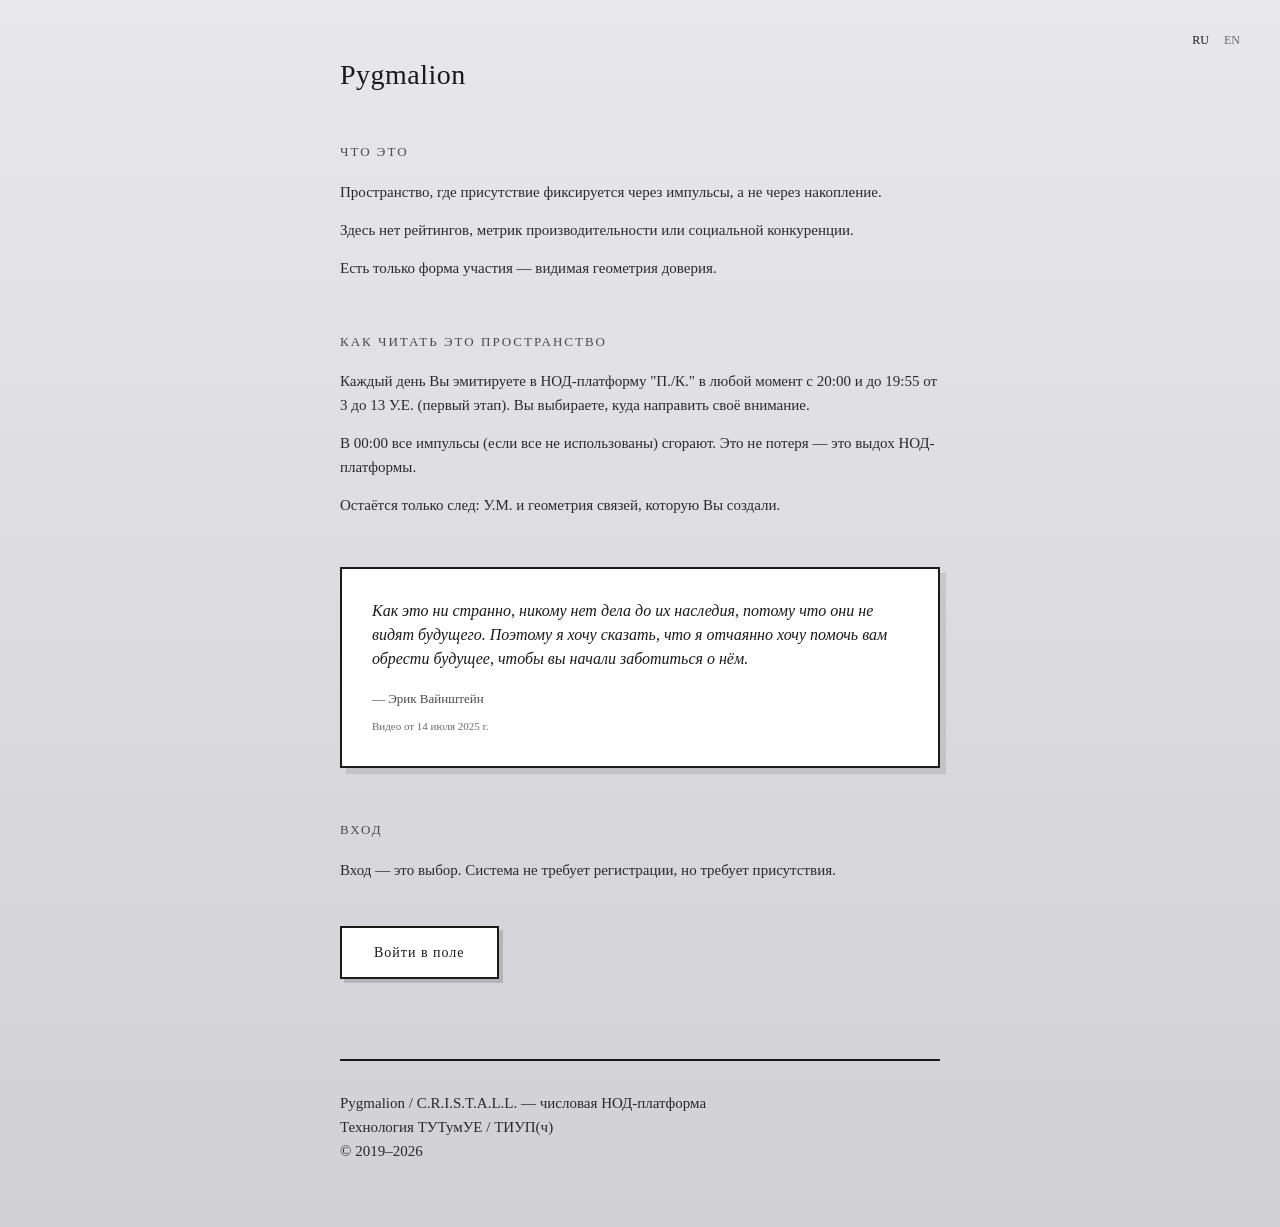
<file: index.html>
<!DOCTYPE html>
<html lang="ru">
<head>
  <meta charset="UTF-8">
  <meta name="viewport" content="width=device-width, initial-scale=1.0">
  <title>Pygmalion — Пространство присутствия</title>
  <script src="i18n/i18n.js"></script>
  <style>
    * { margin: 0; padding: 0; box-sizing: border-box; }

    body {
      background: linear-gradient(180deg, #e8e8ea 0%, #d0d0d5 100%);
      color: #1a1a1a;
      font-family: 'Georgia', serif;
      line-height: 1.8;
      overflow-x: hidden;
    }

    .container {
      max-width: 680px;
      margin: 0 auto;
      padding: 50px 40px;
    }

    h1 {
      font-size: 28px;
      font-weight: 300;
      color: #1a1a1a;
      margin-bottom: 40px;
      letter-spacing: 0.5px;
    }

    .section {
      margin-bottom: 50px;
    }

    .section-title {
      font-size: 13px;
      text-transform: uppercase;
      letter-spacing: 2px;
      color: #4a4a4a;
      margin-bottom: 16px;
    }

    p {
      font-size: 15px;
      margin-bottom: 14px;
      color: #2a2a2a;
      line-height: 1.6;
    }

    .entry-point {
      display: inline-block;
      margin-top: 30px;
      padding: 12px 32px;
      background: #ffffff;
      border: 2px solid #1a1a1a;
      color: #1a1a1a;
      text-decoration: none;
      font-size: 14px;
      letter-spacing: 1px;
      transition: all 0.3s ease;
      box-shadow: 4px 4px 0px rgba(0,0,0,0.15);
    }

    .entry-point:hover {
      background: #f5f5f5;
      box-shadow: 6px 6px 0px rgba(0,0,0,0.2);
      transform: translate(-2px, -2px);
    }

    .lang-switch {
      position: fixed;
      top: 30px;
      right: 40px;
      font-size: 12px;
      color: #6a6a6a;
    }

    .lang-switch a {
      color: #6a6a6a;
      text-decoration: none;
      margin-left: 12px;
      transition: color 0.3s ease;
    }

    .lang-switch a:hover,
    .lang-switch a.active {
      color: #1a1a1a;
    }

    .quote {
      margin: 50px 0;
      padding: 30px;
      background: #ffffff;
      border: 2px solid #1a1a1a;
      box-shadow: 6px 6px 0px rgba(0,0,0,0.1);
    }

    .quote blockquote {
      font-size: 16px;
      font-style: italic;
      color: #1a1a1a;
      margin-bottom: 16px;
      line-height: 1.5;
    }

    .quote cite {
      display: block;
      font-size: 13px;
      color: #4a4a4a;
      font-style: normal;
      margin-top: 12px;
    }

    .quote .source {
      font-size: 11px;
      color: #6a6a6a;
      margin-top: 6px;
    }

    .footnote {
      margin-top: 80px;
      padding-top: 30px;
      border-top: 2px solid #1a1a1a;
      font-size: 11px;
      color: #6a6a6a;
      line-height: 1.6;
    }

    @media (max-width: 768px) {
      .container {
        padding: 60px 24px;
      }
      h1 {
        font-size: 24px;
      }
      .lang-switch {
        top: 20px;
        right: 24px;
      }
    }
  </style>
</head>
<body>

<div class="lang-switch">
  <a href="#" class="active" data-lang="ru">RU</a>
  <a href="#" data-lang="en">EN</a>
</div>

<div class="container">
  <h1 data-i18n="landing.title">Pygmalion</h1>

  <div class="section">
    <div class="section-title" data-i18n="landing.what_is">Что это</div>
    <p data-i18n="landing.what_is_text_1">
      Пространство, где присутствие фиксируется через импульсы, а не через накопление.
    </p>
    <p data-i18n="landing.what_is_text_2">
      Здесь нет рейтингов, метрик производительности или социальной конкуренции.
    </p>
    <p data-i18n="landing.what_is_text_3">
      Есть только форма участия — видимая геометрия доверия.
    </p>
  </div>

  <div class="section">
    <div class="section-title" data-i18n="landing.how_to_read">Как читать это пространство</div>
    <p data-i18n="landing.how_to_read_text_1">
      Каждый день система эмитирует 6 импульсов (У.Е.). Вы выбираете, куда направить своё внимание.
    </p>
    <p data-i18n="landing.how_to_read_text_2">
      В полночь UTC все импульсы сгорают. Это не потеря — это выдох системы.
    </p>
    <p data-i18n="landing.how_to_read_text_3">
      Остаётся только след — геометрия связей, которую вы создали.
    </p>
  </div>

  <div class="quote">
    <blockquote data-i18n="landing.quote_text">
      "Как это ни странно, никому нет дела до их наследия, потому что они не видят будущего. Поэтому я хочу сказать, что я отчаянно хочу помочь вам обрести будущее, чтобы вы начали заботиться о нём."
    </blockquote>
    <cite data-i18n="landing.quote_author">— Эрик Вайнштейн</cite>
    <div class="source" data-i18n="landing.quote_source">Видео от 14 июля 2025 г.</div>
  </div>

  <div class="section">
    <div class="section-title" data-i18n="landing.entry">Вход</div>
    <p data-i18n="landing.entry_text">
      Вход — это выбор. Система не требует регистрации, но требует присутствия.
    </p>
    <a href="frontend/threshold.html" class="entry-point" data-i18n="landing.enter_field">Войти в поле</a>
  </div>

  <div class="footnote">
    <p data-i18n="landing.footer" data-i18n-html="true">
      Pygmalion / C.R.I.S.T.A.L.L. — числовая НОД-платформа<br>
      Технология ТУТумУЕ / ТИУП(ч)<br>
      © 2017–2026
    </p>
  </div>
</div>

<script>
// Инициализация i18n при загрузке страницы
window.addEventListener('DOMContentLoaded', () => {
  window.i18n.init();
});
</script>

</body>
</html>
</file>
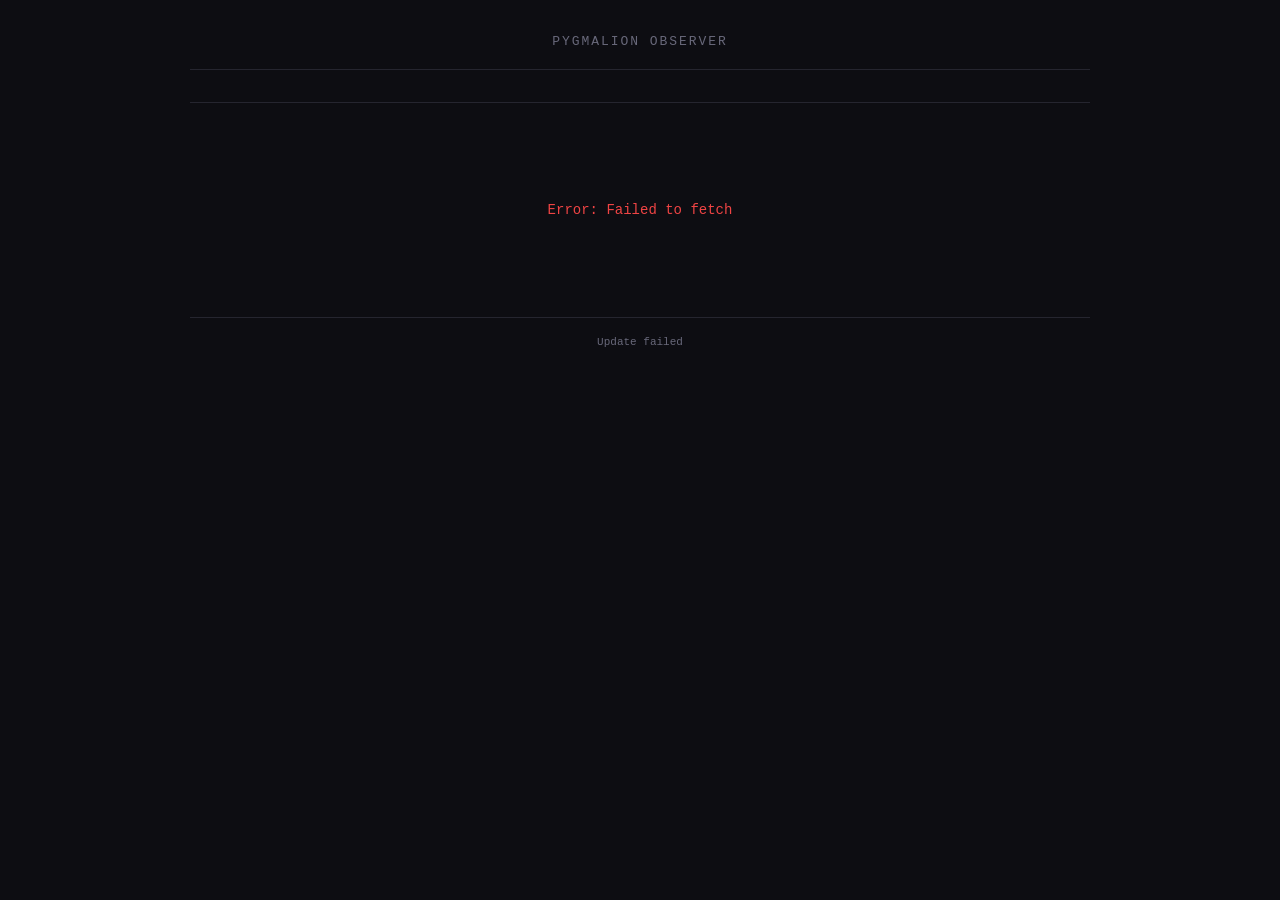
<file: frontend/observer.html>
<!DOCTYPE html>
<html lang="en">
<head>
  <meta charset="UTF-8">
  <meta name="viewport" content="width=device-width, initial-scale=1.0">
  <title>Pygmalion Observer</title>
  <style>
    * {
      margin: 0;
      padding: 0;
      box-sizing: border-box;
    }

    body {
      background: #0d0d12;
      color: #e8e8f0;
      font-family: 'JetBrains Mono', 'Courier New', monospace;
      font-size: 14px;
      line-height: 1.6;
      padding: 2rem;
      min-height: 100vh;
    }

    .observer-container {
      max-width: 900px;
      margin: 0 auto;
    }

    .observer-header {
      text-align: center;
      margin-bottom: 2rem;
      padding-bottom: 1rem;
      border-bottom: 1px solid #25252f;
    }

    .observer-title {
      font-size: 13px;
      font-weight: 400;
      letter-spacing: 0.15em;
      color: #68687a;
    }

    .separator {
      margin: 2rem 0;
      border: none;
      border-top: 1px solid #25252f;
    }

    .section {
      margin-bottom: 2rem;
    }

    .section-title {
      font-size: 12px;
      font-weight: 400;
      color: #68687a;
      margin-bottom: 0.75rem;
      text-transform: uppercase;
      letter-spacing: 0.1em;
    }

    .data-row {
      display: flex;
      justify-content: space-between;
      padding: 0.25rem 0;
      color: #e8e8f0;
    }

    .data-label {
      color: #a8a8b8;
      min-width: 200px;
    }

    .data-value {
      color: #e8e8f0;
      font-weight: 500;
      text-align: right;
    }

    .phase-grid {
      display: flex;
      flex-direction: column;
      gap: 0.5rem;
      margin-top: 0.5rem;
    }

    .phase-item {
      display: flex;
      justify-content: space-between;
      padding: 0.25rem 0;
      font-family: 'JetBrains Mono', 'Courier New', monospace;
    }

    .phase-name {
      color: #a8a8b8;
      min-width: 120px;
    }

    .phase-count {
      color: #68687a;
      font-weight: 400;
      letter-spacing: 0.2em;
      flex: 1;
      text-align: right;
    }

    .footer {
      margin-top: 2rem;
      padding-top: 1rem;
      border-top: 1px solid #25252f;
      text-align: center;
      color: #68687a;
      font-size: 11px;
    }

    .error-message {
      color: #ef4444;
      text-align: center;
      padding: 2rem;
    }

    /* Loading state */
    .loading {
      text-align: center;
      color: #68687a;
      padding: 2rem;
    }
  </style>
</head>
<body>
  <div class="observer-container">
    <div class="observer-header">
      <div class="observer-title">PYGMALION OBSERVER</div>
    </div>

    <hr class="separator">

    <div id="observer-content" class="loading">
      Loading...
    </div>

    <div class="footer" id="footer">
      Updated: --
    </div>
  </div>

  <script>
    // API endpoint — can be configured via window.PYGMALION_API_BASE
    const API_BASE = window.PYGMALION_API_BASE || 'http://localhost:3001';
    const REFRESH_INTERVAL = 10000; // 10 seconds

    let refreshTimer = null;

    async function loadObserverData() {
      try {
        const response = await fetch(`${API_BASE}/api/observer`);

        if (!response.ok) {
          throw new Error(`HTTP ${response.status}`);
        }

        const data = await response.json();
        renderObserverData(data);

      } catch (error) {
        console.error('Observer error:', error);
        renderError(error.message);
      }
    }

    function renderObserverData(data) {
      const container = document.getElementById('observer-content');

      // Format timestamps
      const currentUTC = formatTimestamp(data.metronome.current_utc);
      const nextBurnIn = calculateTimeUntil(data.metronome.next_burn_at);

      // Build phase list — only non-zero, sorted by count descending
      const phases = Object.entries(data.cycle_phases)
        .filter(([_, count]) => count > 0)
        .sort((a, b) => b[1] - a[1])
        .map(([name, count]) => `
          <div class="phase-item">
            <span class="phase-name">${name}</span>
            <span class="phase-count">${'.'.repeat(Math.min(count, 20))} ${count}</span>
          </div>
        `).join('');

      const html = `
        <div class="section">
          <div class="section-title">METRONOME</div>
          <div class="data-row">
            <span class="data-label">Next burn</span>
            <span class="data-value">${nextBurnIn}</span>
          </div>
        </div>

        <div class="section">
          <div class="section-title">FIELD STATES</div>
          <div class="phase-grid">
            ${phases}
          </div>
        </div>

        <div class="section">
          <div class="section-title">TREE</div>
          <div class="data-row">
            <span class="data-label">rooted</span>
            <span class="data-value">${data.ro_dag.in_tree}</span>
          </div>
          <div class="data-row">
            <span class="data-label">echoed</span>
            <span class="data-value">${data.ro_dag.received_um}</span>
          </div>
          <div class="data-row">
            <span class="data-label">drifting</span>
            <span class="data-value">${data.ro_dag.outside_tree}</span>
          </div>
        </div>

        <hr class="separator">
      `;

      container.innerHTML = html;

      // Update footer — just time, no "Updated:" label
      document.getElementById('footer').textContent = currentUTC;
    }

    function renderError(message) {
      const container = document.getElementById('observer-content');
      container.innerHTML = `<div class="error-message">Error: ${message}</div>`;
      document.getElementById('footer').textContent = 'Update failed';
    }

    function formatTimestamp(isoString) {
      if (!isoString) return '--';
      const date = new Date(isoString);
      return date.toISOString().replace('T', ' ').substring(0, 19);
    }

    function calculateTimeUntil(isoString) {
      if (!isoString) return '--';
      const target = new Date(isoString);
      const now = new Date();
      const diff = target - now;

      if (diff < 0) return '0h 0m 0s';

      const hours = Math.floor(diff / (1000 * 60 * 60));
      const minutes = Math.floor((diff % (1000 * 60 * 60)) / (1000 * 60));
      const seconds = Math.floor((diff % (1000 * 60)) / 1000);

      return `${hours}h ${minutes}m ${seconds}s`;
    }

    // Initial load
    loadObserverData();

    // Auto-refresh every 10 seconds
    refreshTimer = setInterval(loadObserverData, REFRESH_INTERVAL);

    // Cleanup on page unload
    window.addEventListener('beforeunload', () => {
      if (refreshTimer) {
        clearInterval(refreshTimer);
      }
    });
  </script>
</body>
</html>
</file>
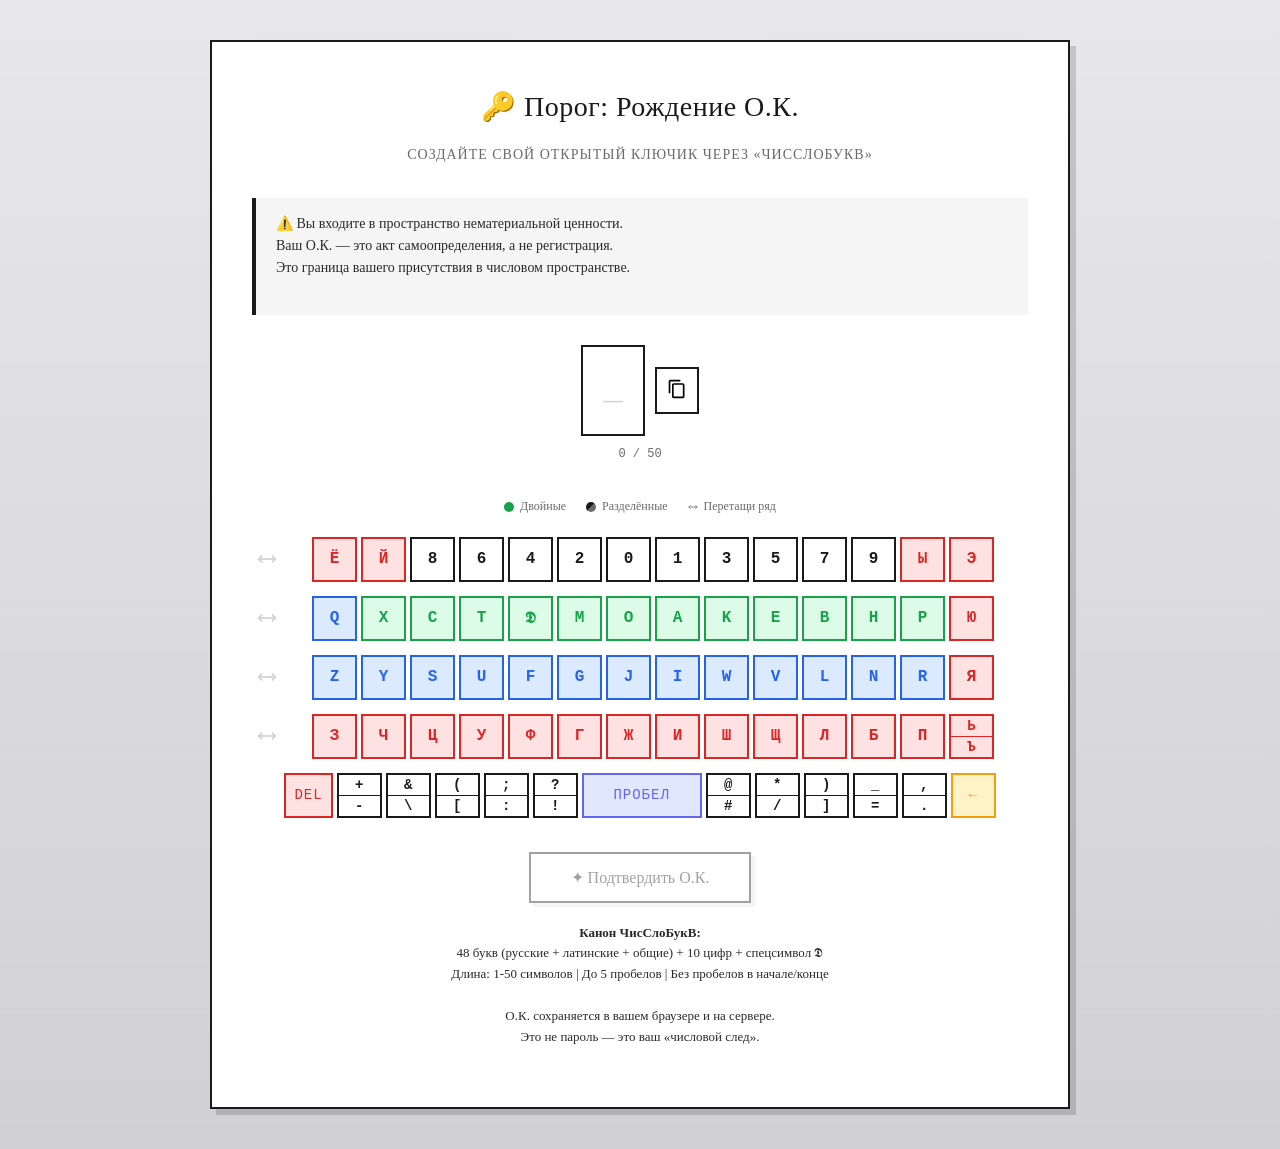
<file: frontend/threshold-canonical.html>
<!DOCTYPE html>
<html lang="ru">
<head>
  <meta charset="UTF-8">
  <meta name="viewport" content="width=device-width, initial-scale=1.0">
  <title>Порог: Рождение О.К. — Pygmalion</title>
  <link rel="stylesheet" href="../styles/common.css">
  <link rel="stylesheet" href="threshold-canonical.css">
</head>
<body>

  <div class="threshold-container">
    <div class="threshold-wrapper">

      <!-- Заголовок -->
      <div class="threshold-header">
        <h1 class="threshold-title">🔑 Порог: Рождение О.К.</h1>
        <p class="threshold-subtitle">
          Создайте свой Открытый Ключик через «ЧисСлоБукВ»
        </p>
      </div>

      <!-- Этическое предупреждение -->
      <div class="threshold-ethics">
        <p>
          ⚠️ Вы входите в пространство нематериальной ценности.<br>
          Ваш О.К. — это акт самоопределения, а не регистрация.<br>
          Это граница вашего присутствия в числовом пространстве.
        </p>
      </div>

      <!-- Отображение О.К. -->
      <div class="ok-display-container">
        <div class="ok-display-wrapper">
          <div class="ok-display" id="ok-display">
            <span class="ok-display-placeholder">_</span>
          </div>
          <button class="btn-copy" id="btn-copy-ok" title="Копировать О.К. в буфер">
            <svg viewBox="0 0 24 24" width="20" height="20" fill="currentColor">
              <path d="M16 1H4c-1.1 0-2 .9-2 2v14h2V3h12V1zm3 4H8c-1.1 0-2 .9-2 2v14c0 1.1.9 2 2 2h11c1.1 0 2-.9 2-2V7c0-1.1-.9-2-2-2zm0 16H8V7h11v14z"/>
            </svg>
          </button>
        </div>
        <div class="ok-length" id="ok-length">0 / 50</div>
        <div class="copy-feedback" id="copy-feedback">Скопировано!</div>
      </div>

      <!-- Виртуальная клавиатура ЧисСлоБукВ -->
      <div class="chislobukv-keyboard" id="keyboard">
        <!-- Генерируется JS -->
      </div>

      <!-- Кнопка подтверждения -->
      <div class="threshold-actions">
        <button id="confirm-ok-btn" class="btn-primary" disabled>
          ✦ Подтвердить О.К.
        </button>
      </div>

      <!-- Информация -->
      <div class="threshold-info">
        <p>
          <strong>Канон ЧисСлоБукВ:</strong><br>
          48 букв (русские + латинские + общие) + 10 цифр + спецсимвол 𝕯<br>
          Длина: 1-50 символов | До 5 пробелов | Без пробелов в начале/конце<br>
          <br>
          О.К. сохраняется в вашем браузере и на сервере.<br>
          Это не пароль — это ваш «числовой след».
        </p>
      </div>

    </div>
  </div>

  <script src="threshold-canonical.js"></script>
</body>
</html>
</file>
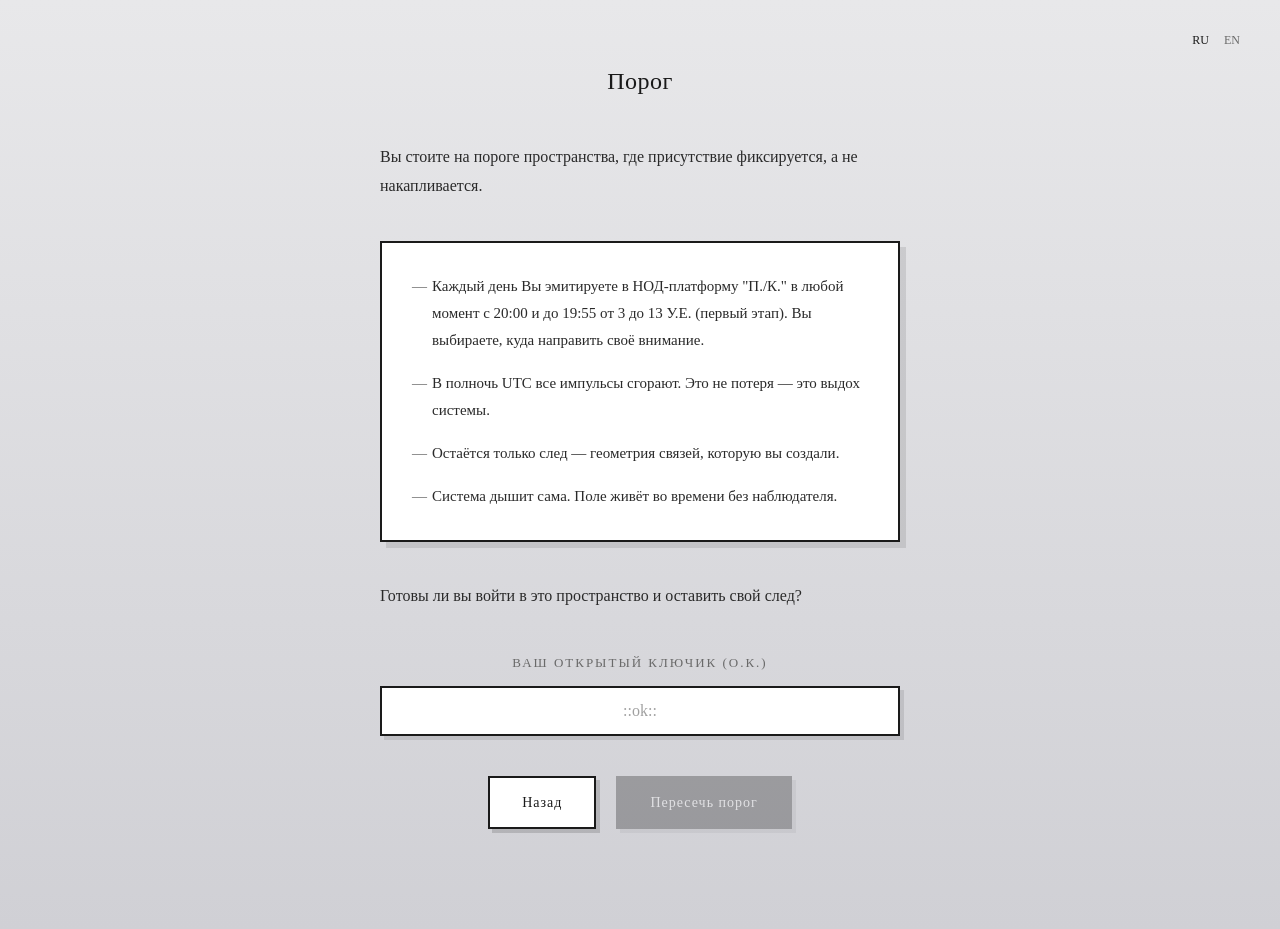
<file: frontend/threshold.html>
<!DOCTYPE html>
<html lang="ru">
<head>
  <meta charset="UTF-8">
  <meta name="viewport" content="width=device-width, initial-scale=1.0">
  <title>Порог — Pygmalion</title>
  <script src="../i18n/i18n.js"></script>
  <style>
    * { margin: 0; padding: 0; box-sizing: border-box; }

    body {
      background: linear-gradient(180deg, #e8e8ea 0%, #d0d0d5 100%);
      color: #1a1a1a;
      font-family: 'Georgia', serif;
      line-height: 1.8;
      overflow-x: hidden;
      display: flex;
      align-items: center;
      justify-content: center;
      min-height: 100vh;
    }

    .threshold-container {
      max-width: 600px;
      padding: 60px 40px;
      text-align: center;
    }

    h1 {
      font-size: 24px;
      font-weight: 300;
      color: #1a1a1a;
      margin-bottom: 40px;
      letter-spacing: 0.5px;
    }

    .threshold-text {
      font-size: 16px;
      color: #2a2a2a;
      margin-bottom: 20px;
      text-align: left;
    }

    .threshold-text strong {
      color: #1a1a1a;
      font-weight: 400;
    }

    .principles {
      margin: 40px 0;
      padding: 30px;
      background: #ffffff;
      border: 2px solid #1a1a1a;
      box-shadow: 6px 6px 0px rgba(0,0,0,0.1);
      text-align: left;
    }

    .principle {
      font-size: 15px;
      color: #2a2a2a;
      margin-bottom: 16px;
      padding-left: 20px;
      position: relative;
    }

    .principle:before {
      content: '—';
      position: absolute;
      left: 0;
      color: #6a6a6a;
    }

    .principle:last-child {
      margin-bottom: 0;
    }

    .ok-input-section {
      margin: 40px 0;
    }

    .ok-input-label {
      font-size: 13px;
      text-transform: uppercase;
      letter-spacing: 2px;
      color: #6a6a6a;
      margin-bottom: 12px;
    }

    #ok_input {
      width: 100%;
      padding: 14px 20px;
      background: #ffffff;
      border: 2px solid #1a1a1a;
      color: #1a1a1a;
      font-family: 'Georgia', serif;
      font-size: 16px;
      text-align: center;
      outline: none;
      transition: all 0.3s ease;
      box-shadow: 4px 4px 0px rgba(0,0,0,0.1);
    }

    #ok_input:focus {
      background: #f5f5f5;
      box-shadow: 6px 6px 0px rgba(0,0,0,0.15);
      transform: translate(-2px, -2px);
    }

    #ok_input::placeholder {
      color: #a0a0a0;
    }

    .actions {
      margin-top: 40px;
      display: flex;
      gap: 20px;
      justify-content: center;
    }

    .btn {
      padding: 12px 32px;
      background: #ffffff;
      border: 2px solid #1a1a1a;
      color: #1a1a1a;
      text-decoration: none;
      font-size: 14px;
      letter-spacing: 1px;
      cursor: pointer;
      transition: all 0.3s ease;
      font-family: 'Georgia', serif;
      box-shadow: 4px 4px 0px rgba(0,0,0,0.15);
    }

    .btn:hover {
      background: #f5f5f5;
      box-shadow: 6px 6px 0px rgba(0,0,0,0.2);
      transform: translate(-2px, -2px);
    }

    .btn-primary {
      background: #1a1a1a;
      color: #ffffff;
    }

    .btn-primary:hover {
      background: #2a2a2a;
    }

    .btn:disabled {
      opacity: 0.3;
      cursor: not-allowed;
      transform: none;
    }

    .status-message {
      margin-top: 20px;
      font-size: 14px;
      color: #6a6a6a;
      min-height: 20px;
    }

    .status-message.error {
      color: #d32f2f;
    }

    .status-message.success {
      color: #388e3c;
    }

    .lang-switch {
      position: fixed;
      top: 30px;
      right: 40px;
      font-size: 12px;
      color: #6a6a6a;
    }

    .lang-switch a {
      color: #6a6a6a;
      text-decoration: none;
      margin-left: 12px;
      cursor: pointer;
    }

    .lang-switch a:hover {
      color: #2a2a2a;
    }

    .lang-switch a.active {
      color: #1a1a1a;
    }

    /* Модальное окно для клавиатуры */
    .keyboard-modal {
      display: none;
      position: fixed;
      top: 0;
      left: 0;
      width: 100%;
      height: 100%;
      background: rgba(0, 0, 0, 0.7);
      z-index: 1000;
      align-items: center;
      justify-content: center;
      padding: 20px;
    }

    .keyboard-modal.active {
      display: flex;
    }

    .keyboard-modal-content {
      background: #ffffff;
      border: 2px solid #1a1a1a;
      box-shadow: 8px 8px 0px rgba(0,0,0,0.2);
      max-width: 900px;
      width: 100%;
      max-height: 90vh;
      overflow-y: auto;
      padding: 30px;
      position: relative;
    }

    .keyboard-modal-close {
      position: absolute;
      top: 15px;
      right: 15px;
      background: #ffffff;
      border: 2px solid #1a1a1a;
      width: 32px;
      height: 32px;
      cursor: pointer;
      font-size: 20px;
      display: flex;
      align-items: center;
      justify-content: center;
      transition: all 0.2s ease;
    }

    .keyboard-modal-close:hover {
      background: #f5f5f5;
      transform: translate(2px, 2px);
    }

    .keyboard-modal-title {
      font-size: 20px;
      font-weight: 300;
      color: #1a1a1a;
      margin-bottom: 8px;
      text-align: center;
    }

    .keyboard-modal-subtitle {
      font-size: 13px;
      color: #6a6a6a;
      text-align: center;
      margin-bottom: 20px;
    }

    /* Стили клавиатуры в модальном окне */
    .modal-ok-display {
      min-height: 60px;
      padding: 15px 20px;
      background: #ffffff;
      border: 2px solid #1a1a1a;
      font-family: 'Courier New', monospace;
      font-size: 24px;
      text-align: center;
      display: flex;
      align-items: center;
      justify-content: center;
      flex-wrap: wrap;
      gap: 2px;
      margin-bottom: 20px;
    }

    .modal-ok-display.valid {
      border-color: #22c55e;
      background: #f0fdf4;
    }

    .modal-ok-display.invalid {
      border-color: #ef4444;
      background: #fef2f2;
    }

    .modal-ok-char {
      display: inline-block;
      padding: 2px 4px;
      border-radius: 2px;
    }

    .modal-char-red {
      color: #dc2626;
      background: #fee2e2;
    }

    .modal-char-blue {
      color: #2563eb;
      background: #dbeafe;
    }

    .modal-char-green {
      color: #16a34a;
      background: #dcfce7;
    }

    .modal-ok-border {
      color: #6a6a6a;
      font-weight: bold;
    }

    .modal-ok-placeholder {
      color: #d0d0d5;
      font-size: 32px;
    }

    .modal-ok-length {
      text-align: center;
      font-size: 12px;
      color: #6a6a6a;
      margin-bottom: 20px;
      font-family: 'Courier New', monospace;
    }

    .modal-kb-row {
      display: flex;
      justify-content: center;
      gap: 4px;
      margin-bottom: 6px;
    }

    .modal-kb-btn {
      min-width: 45px;
      height: 45px;
      padding: 8px;
      background: #ffffff;
      border: 2px solid #1a1a1a;
      font-family: 'Courier New', monospace;
      font-size: 16px;
      font-weight: bold;
      cursor: pointer;
      transition: all 0.15s ease;
      display: flex;
      align-items: center;
      justify-content: center;
    }

    .modal-kb-btn:hover {
      transform: translate(2px, 2px);
      box-shadow: 2px 2px 0px rgba(0,0,0,0.1);
    }

    .modal-kb-btn:active {
      transform: translate(3px, 3px);
      box-shadow: none;
    }

    .modal-kb-red {
      color: #dc2626;
      background: #fee2e2;
      border-color: #dc2626;
    }

    .modal-kb-blue {
      color: #2563eb;
      background: #dbeafe;
      border-color: #2563eb;
    }

    .modal-kb-green {
      color: #16a34a;
      background: #dcfce7;
      border-color: #16a34a;
    }

    .modal-kb-split {
      flex-direction: column;
      padding: 0;
      overflow: hidden;
    }

    .modal-kb-split-tl,
    .modal-kb-split-br {
      flex: 1;
      display: flex;
      align-items: center;
      justify-content: center;
      font-size: 14px;
    }

    .modal-kb-split-tl {
      border-bottom: 1px solid currentColor;
    }

    .modal-kb-control {
      font-size: 14px;
      font-weight: normal;
      text-transform: uppercase;
      letter-spacing: 1px;
    }

    .modal-kb-delete {
      background: #fee2e2;
      border-color: #dc2626;
      color: #dc2626;
    }

    .modal-kb-backspace {
      background: #fef3c7;
      border-color: #f59e0b;
      color: #f59e0b;
    }

    .modal-kb-space {
      min-width: 120px;
      background: #e0e7ff;
      border-color: #6366f1;
      color: #6366f1;
    }

    .modal-actions {
      display: flex;
      gap: 15px;
      justify-content: center;
      margin-top: 20px;
    }

    .modal-btn {
      padding: 12px 32px;
      background: #ffffff;
      border: 2px solid #1a1a1a;
      color: #1a1a1a;
      font-family: 'Georgia', serif;
      font-size: 14px;
      cursor: pointer;
      transition: all 0.3s ease;
      box-shadow: 4px 4px 0px rgba(0,0,0,0.1);
    }

    .modal-btn:hover {
      background: #f5f5f5;
      transform: translate(2px, 2px);
      box-shadow: 6px 6px 0px rgba(0,0,0,0.15);
    }

    .modal-btn-primary {
      background: #1a1a1a;
      color: #ffffff;
    }

    .modal-btn-primary:hover {
      background: #2a2a2a;
    }

    .modal-btn:disabled {
      opacity: 0.4;
      cursor: not-allowed;
    }

    @media (max-width: 768px) {
      .keyboard-modal-content {
        padding: 20px;
      }

      .modal-ok-display {
        font-size: 18px;
        min-height: 50px;
      }

      .modal-kb-btn {
        min-width: 35px;
        height: 35px;
        font-size: 14px;
      }

      .modal-kb-space {
        min-width: 80px;
      }
    }
  </style>
</head>
<body>
  <div class="lang-switch">
    <a href="#" data-lang="ru" class="active">RU</a>
    <a href="#" data-lang="en">EN</a>
  </div>

  <div class="threshold-container">
    <h1 data-i18n="threshold.title">Порог</h1>

    <p class="threshold-text" data-i18n="threshold.intro">
      Вы стоите на пороге пространства, где присутствие фиксируется, а не накапливается.
    </p>

    <div class="principles">
      <div class="principle" data-i18n="threshold.principle_1">
        Каждый день система эмитирует 6 импульсов. Вы выбираете, куда направить своё внимание.
      </div>
      <div class="principle" data-i18n="threshold.principle_2">
        В полночь UTC все импульсы сгорают. Это не потеря — это выдох системы.
      </div>
      <div class="principle" data-i18n="threshold.principle_3">
        Остаётся только след — геометрия связей, которую вы создали.
      </div>
      <div class="principle" data-i18n="threshold.principle_4">
        Система дышит сама. Поле живёт во времени без наблюдателя.
      </div>
    </div>

    <p class="threshold-text" data-i18n="threshold.question">
      Готовы ли вы войти в это пространство и оставить свой след?
    </p>

    <div class="ok-input-section">
      <div class="ok-input-label" data-i18n="threshold.ok_label">Ваш Открытый Ключик (О.К.)</div>
      <input
        type="text"
        id="ok_input"
        placeholder="::ok::"
        data-i18n-placeholder="threshold.ok_placeholder"
        maxlength="50"
        readonly
        style="cursor: pointer;"
      />
    </div>

    <!-- Модальное окно с клавиатурой ЧисСлоБукВ -->
    <div id="keyboard_modal" class="keyboard-modal">
      <div class="keyboard-modal-content">
        <button class="keyboard-modal-close" id="modal_close">×</button>
        <h2 class="keyboard-modal-title">🔑 Порог: Рождение О.К.</h2>
        <p class="keyboard-modal-subtitle">Создайте свой Открытый Ключик через «ЧисСлоБукВ»</p>

        <div class="modal-ok-display" id="modal_ok_display">
          <span class="modal-ok-border">::</span>
          <span class="modal-ok-placeholder">...</span>
          <span class="modal-ok-border">::</span>
        </div>
        <div class="modal-ok-length" id="modal_ok_length">0 / 50</div>

        <div id="modal_keyboard"></div>

        <div class="modal-actions">
          <button class="modal-btn" id="modal_cancel">Отмена</button>
          <button class="modal-btn modal-btn-primary" id="modal_confirm" disabled>ОЖИДАНИЕ ВВОДА</button>
        </div>
      </div>
    </div>

    <div class="actions">
      <a href="../index.html" class="btn" data-i18n="threshold.back">Назад</a>
      <button id="cross_threshold" class="btn btn-primary" disabled data-i18n="threshold.cross">Пересечь порог</button>
    </div>

    <div id="status_message" class="status-message"></div>
  </div>

  <script>
    // Инициализация i18n
    const i18n = new I18n();
    i18n.init().then(() => {
      // Обновить placeholder
      const input = document.getElementById('ok_input');
      input.placeholder = i18n.t('threshold.ok_placeholder');
    });

    // Переключение языка
    document.querySelectorAll('[data-lang]').forEach(link => {
      link.addEventListener('click', (e) => {
        e.preventDefault();
        const lang = e.target.getAttribute('data-lang');
        i18n.setLanguage(lang);

        // Обновить активный класс
        document.querySelectorAll('[data-lang]').forEach(l => l.classList.remove('active'));
        e.target.classList.add('active');

        // Обновить placeholder
        const input = document.getElementById('ok_input');
        input.placeholder = i18n.t('threshold.ok_placeholder');
      });
    });

    // === МОДАЛЬНОЕ ОКНО С КЛАВИАТУРОЙ ===
    const okInput = document.getElementById('ok_input');
    const keyboardModal = document.getElementById('keyboard_modal');
    const modalClose = document.getElementById('modal_close');
    const modalCancel = document.getElementById('modal_cancel');
    const modalConfirm = document.getElementById('modal_confirm');
    const modalOkDisplay = document.getElementById('modal_ok_display');
    const modalOkLength = document.getElementById('modal_ok_length');
    const modalKeyboard = document.getElementById('modal_keyboard');

    // Состояние клавиатуры
    let modalOkContent = '';

    // Открыть модальное окно при клике на input
    okInput.addEventListener('click', () => {
      keyboardModal.classList.add('active');
      modalOkContent = okInput.value.replace(/^::|::$/g, '');
      updateModalDisplay();
    });

    // Закрыть модальное окно
    const closeModal = () => {
      keyboardModal.classList.remove('active');
    };

    modalClose.addEventListener('click', closeModal);
    modalCancel.addEventListener('click', closeModal);

    // Закрыть при клике вне контента
    keyboardModal.addEventListener('click', (e) => {
      if (e.target === keyboardModal) {
        closeModal();
      }
    });

    // Подтвердить О.К.
    modalConfirm.addEventListener('click', () => {
      const fullOk = `::${modalOkContent}::`;
      okInput.value = fullOk;
      closeModal();
      validateOk();
    });

    // Обновить отображение О.К. в модальном окне
    function updateModalDisplay() {
      // Каноническая цветовая схема ЧисСлоБукВ
      const colorMap = {
        // Русские уникальные (КРАСНЫЕ)
        'Ё': 'red', 'Й': 'red', 'Ц': 'red', 'У': 'red', 'К': 'red', 'Е': 'red',
        'Н': 'red', 'Г': 'red', 'Ш': 'red', 'Щ': 'red', 'З': 'red', 'Х': 'red',
        'Ъ': 'red', 'Ф': 'red', 'Ы': 'red', 'В': 'red', 'А': 'red', 'П': 'red',
        'Р': 'red', 'О': 'red', 'Л': 'red', 'Д': 'red', 'Ж': 'red', 'Э': 'red',
        'Я': 'red', 'Ч': 'red', 'С': 'red', 'М': 'red', 'И': 'red', 'Т': 'red',
        'Ь': 'red', 'Б': 'red', 'Ю': 'red',
        // Латинские уникальные (СИНИЕ) — 14 букв
        'Q': 'blue', 'Z': 'blue', 'Y': 'blue', 'S': 'blue', 'U': 'blue',
        'F': 'blue', 'G': 'blue', 'J': 'blue', 'I': 'blue', 'W': 'blue',
        'V': 'blue', 'L': 'blue', 'N': 'blue', 'R': 'blue',
        // Общие буквы (ЗЕЛЁНЫЕ) — есть в русском и латинском
        'X': 'green', 'C': 'green', 'T': 'green', 'M': 'green', 'O': 'green',
        'A': 'green', 'K': 'green', 'E': 'green', 'B': 'green', 'H': 'green',
        'P': 'green',
        // Специальный символ (ЗЕЛЁНЫЙ)
        '𝕯': 'green'
      };

      if (modalOkContent.length === 0) {
        modalOkDisplay.innerHTML = '<span class="modal-ok-border">::</span><span class="modal-ok-placeholder">...</span><span class="modal-ok-border">::</span>';
      } else {
        const chars = modalOkContent.split('').map(char => {
          const color = colorMap[char] || '';
          const className = color ? `modal-ok-char modal-char-${color}` : 'modal-ok-char';
          return `<span class="${className}">${char}</span>`;
        }).join('');
        modalOkDisplay.innerHTML = `<span class="modal-ok-border">::</span>${chars}<span class="modal-ok-border">::</span>`;
      }

      // Валидация
      const isValid = modalOkContent.length >= 3 && modalOkContent.length <= 50;
      modalOkDisplay.className = isValid ? 'modal-ok-display valid' : 'modal-ok-display invalid';
      modalOkLength.textContent = `${modalOkContent.length} / 50`;
      modalConfirm.disabled = !isValid;

      // Обновить текст кнопки
      if (modalOkContent.length > 0) {
        modalConfirm.textContent = 'ПРИНЯТЬ О.КЛЮЧИК';
      } else {
        modalConfirm.textContent = 'ОЖИДАНИЕ ВВОДА';
      }
    }

    // Создать клавиатуру (каноническая раскладка ЧисСлоБукВ)
    function createKeyboard() {
      const rows = [
        // Ряд 0: Ё Й цифры Ы Э
        [
          { char: 'Ё', color: 'red' },
          { char: 'Й', color: 'red' },
          { char: '8', color: 'num' },
          { char: '6', color: 'num' },
          { char: '4', color: 'num' },
          { char: '2', color: 'num' },
          { char: '0', color: 'num' },
          { char: '1', color: 'num' },
          { char: '3', color: 'num' },
          { char: '5', color: 'num' },
          { char: '7', color: 'num' },
          { char: '9', color: 'num' },
          { char: 'Ы', color: 'red' },
          { char: 'Э', color: 'red' }
        ],
        // Ряд 1: Q X C T 𝕯 M O A K E B H P Ю
        [
          { char: 'Q', color: 'blue' },
          { char: 'X', color: 'green' },
          { char: 'C', color: 'green' },
          { char: 'T', color: 'green' },
          { char: '𝕯', color: 'green' },
          { char: 'M', color: 'green' },
          { char: 'O', color: 'green' },
          { char: 'A', color: 'green' },
          { char: 'K', color: 'green' },
          { char: 'E', color: 'green' },
          { char: 'B', color: 'green' },
          { char: 'H', color: 'green' },
          { char: 'P', color: 'green' },
          { char: 'Ю', color: 'red' }
        ],
        // Ряд 2: Z Y S U F G J I W V L N R Я
        [
          { char: 'Z', color: 'blue' },
          { char: 'Y', color: 'blue' },
          { char: 'S', color: 'blue' },
          { char: 'U', color: 'blue' },
          { char: 'F', color: 'blue' },
          { char: 'G', color: 'blue' },
          { char: 'J', color: 'blue' },
          { char: 'I', color: 'blue' },
          { char: 'W', color: 'blue' },
          { char: 'V', color: 'blue' },
          { char: 'L', color: 'blue' },
          { char: 'N', color: 'blue' },
          { char: 'R', color: 'blue' },
          { char: 'Я', color: 'red' }
        ],
        // Ряд 3: З Ч Ц У Ф Г Ж И Ш Щ Л Б П Ь/Ъ
        [
          { char: 'З', color: 'red' },
          { char: 'Ч', color: 'red' },
          { char: 'Ц', color: 'red' },
          { char: 'У', color: 'red' },
          { char: 'Ф', color: 'red' },
          { char: 'Г', color: 'red' },
          { char: 'Ж', color: 'red' },
          { char: 'И', color: 'red' },
          { char: 'Ш', color: 'red' },
          { char: 'Щ', color: 'red' },
          { char: 'Л', color: 'red' },
          { char: 'Б', color: 'red' },
          { char: 'П', color: 'red' },
          { char: 'Ь', alt: 'Ъ', color: 'red', split: true }
        ]
      ];

      rows.forEach(row => {
        const rowDiv = document.createElement('div');
        rowDiv.className = 'modal-kb-row';

        row.forEach(key => {
          const btn = document.createElement('button');
          btn.className = 'modal-kb-btn';

          // Цветовая кодировка
          if (key.color === 'red') btn.classList.add('modal-kb-red');
          else if (key.color === 'blue') btn.classList.add('modal-kb-blue');
          else if (key.color === 'green') btn.classList.add('modal-kb-green');

          // Split-кнопка (Ь/Ъ)
          if (key.split) {
            btn.classList.add('modal-kb-split');
            btn.innerHTML = `
              <span class="modal-kb-split-tl">${key.char}</span>
              <span class="modal-kb-split-br">${key.alt}</span>
            `;
            btn.addEventListener('click', (e) => {
              const rect = btn.getBoundingClientRect();
              const y = e.clientY - rect.top;
              const char = y > rect.height / 2 ? key.alt : key.char;
              if (modalOkContent.length < 50) {
                modalOkContent += char;
                updateModalDisplay();
              }
            });
          } else {
            btn.textContent = key.char;
            btn.addEventListener('click', () => {
              if (modalOkContent.length < 50) {
                modalOkContent += key.char;
                updateModalDisplay();
              }
            });
          }

          rowDiv.appendChild(btn);
        });

        modalKeyboard.appendChild(rowDiv);
      });

      // Ряд 4: Управление + парные символы
      const controlRow = document.createElement('div');
      controlRow.className = 'modal-kb-row';

      const controls = [
        { type: 'delete', text: 'DEL', class: 'modal-kb-delete' },
        { char: '+', alt: '-', split: true },
        { char: '&', alt: '\\', split: true },
        { char: '(', alt: '[', split: true },
        { char: ';', alt: ':', split: true },
        { char: '?', alt: '!', split: true },
        { type: 'space', text: 'ПРОБЕЛ', class: 'modal-kb-space' },
        { char: '@', alt: '#', split: true },
        { char: '*', alt: '/', split: true },
        { char: ')', alt: ']', split: true },
        { char: '_', alt: '=', split: true },
        { char: ',', alt: '.', split: true },
        { type: 'backspace', text: '←', class: 'modal-kb-backspace' }
      ];

      controls.forEach(key => {
        const btn = document.createElement('button');
        btn.className = 'modal-kb-btn modal-kb-control';

        if (key.type === 'delete') {
          btn.classList.add(key.class);
          btn.textContent = key.text;
          btn.addEventListener('click', () => {
            modalOkContent = '';
            updateModalDisplay();
          });
        } else if (key.type === 'backspace') {
          btn.classList.add(key.class);
          btn.textContent = key.text;
          btn.addEventListener('click', () => {
            modalOkContent = modalOkContent.slice(0, -1);
            updateModalDisplay();
          });
        } else if (key.type === 'space') {
          btn.classList.add(key.class);
          btn.textContent = key.text;
          btn.addEventListener('click', () => {
            if (modalOkContent.length < 50 && !modalOkContent.endsWith(' ')) {
              modalOkContent += ' ';
              updateModalDisplay();
            }
          });
        } else if (key.split) {
          btn.classList.add('modal-kb-split');
          btn.innerHTML = `
            <span class="modal-kb-split-tl">${key.char}</span>
            <span class="modal-kb-split-br">${key.alt}</span>
          `;
          btn.addEventListener('click', (e) => {
            const rect = btn.getBoundingClientRect();
            const y = e.clientY - rect.top;
            const char = y > rect.height / 2 ? key.alt : key.char;
            if (modalOkContent.length < 50) {
              modalOkContent += char;
              updateModalDisplay();
            }
          });
        }

        controlRow.appendChild(btn);
      });

      modalKeyboard.appendChild(controlRow);
    }

    createKeyboard();

    // === ВАЛИДАЦИЯ И ОТПРАВКА ===
    const crossBtn = document.getElementById('cross_threshold');
    const statusMsg = document.getElementById('status_message');

    function validateOk() {
      const value = okInput.value.trim();
      const isValid = /^::.+::$/.test(value) && value.length >= 7 && value.length <= 54;
      crossBtn.disabled = !isValid;

      if (value && !isValid) {
        statusMsg.textContent = i18n.t('threshold.error_format');
        statusMsg.className = 'status-message error';
      } else {
        statusMsg.textContent = '';
        statusMsg.className = 'status-message';
      }
    }

    // Пересечение порога
    crossBtn.addEventListener('click', async () => {
      const okKey = okInput.value.trim();

      if (!okKey) return;

      crossBtn.disabled = true;
      statusMsg.textContent = i18n.t('threshold.crossing');
      statusMsg.className = 'status-message';

      try {
        // Отправить акт THRESHOLD_CROSSED
        const API_BASE = window.PYGMALION_API_BASE || 'http://localhost:3001';
        const response = await fetch(`${API_BASE}/api/threshold`, {
          method: 'POST',
          headers: { 'Content-Type': 'application/json' },
          body: JSON.stringify({ ok_key: okKey })
        });

        const data = await response.json();

        if (response.ok) {
          statusMsg.textContent = i18n.t('threshold.success');
          statusMsg.className = 'status-message success';

          // Перенаправить на поле через 1.5 секунды
          setTimeout(() => {
            window.location.href = `field.html?ok=${encodeURIComponent(okKey)}`;
          }, 1500);
        } else {
          statusMsg.textContent = data.error || i18n.t('threshold.error_unknown');
          statusMsg.className = 'status-message error';
          crossBtn.disabled = false;
        }
      } catch (error) {
        console.error('Threshold error:', error);
        statusMsg.textContent = i18n.t('threshold.error_network');
        statusMsg.className = 'status-message error';
        crossBtn.disabled = false;
      }
    });
  </script>
</body>
</html>
</file>
<file: styles/common.css>
/* Pygmalion — Общие стили (светлый хай-тек) */

:root {
  /* Цвета */
  --bg-primary: #e8e8ea;
  --bg-secondary: #d0d0d5;
  --bg-surface: #ffffff;

  --text-primary: #1a1a1a;
  --text-secondary: #2a2a2a;
  --text-tertiary: #4a4a4a;
  --text-muted: #6a6a6a;

  --border-primary: #1a1a1a;
  --border-secondary: #4a4a4a;

  --shadow-sm: 4px 4px 0px rgba(0,0,0,0.1);
  --shadow-md: 6px 6px 0px rgba(0,0,0,0.15);
  --shadow-lg: 8px 8px 0px rgba(0,0,0,0.2);

  --accent-error: #d32f2f;
  --accent-success: #388e3c;

  /* Типографика */
  --font-serif: 'Georgia', serif;
  --font-mono: 'JetBrains Mono', 'Courier New', monospace;
}

* {
  margin: 0;
  padding: 0;
  box-sizing: border-box;
}

body {
  background: linear-gradient(180deg, var(--bg-primary) 0%, var(--bg-secondary) 100%);
  color: var(--text-primary);
  font-family: var(--font-serif);
  line-height: 1.8;
  overflow-x: hidden;
}

/* Кнопки */
.btn {
  padding: 12px 32px;
  background: var(--bg-surface);
  border: 2px solid var(--border-primary);
  color: var(--text-primary);
  text-decoration: none;
  font-size: 14px;
  letter-spacing: 1px;
  cursor: pointer;
  transition: all 0.3s ease;
  font-family: var(--font-serif);
  box-shadow: var(--shadow-sm);
  display: inline-block;
}

.btn:hover {
  background: #f5f5f5;
  box-shadow: var(--shadow-md);
  transform: translate(-2px, -2px);
}

.btn-primary {
  background: var(--text-primary);
  color: var(--bg-surface);
}

.btn-primary:hover {
  background: var(--text-secondary);
}

.btn:disabled {
  opacity: 0.3;
  cursor: not-allowed;
  transform: none;
}

/* Карточки/блоки */
.card {
  background: var(--bg-surface);
  border: 2px solid var(--border-primary);
  box-shadow: var(--shadow-md);
  padding: 40px;
}

/* Инпуты */
input[type="text"],
input[type="email"],
textarea {
  width: 100%;
  padding: 14px 20px;
  background: var(--bg-surface);
  border: 2px solid var(--border-primary);
  color: var(--text-primary);
  font-family: var(--font-serif);
  font-size: 16px;
  outline: none;
  transition: all 0.3s ease;
  box-shadow: var(--shadow-sm);
}

input:focus,
textarea:focus {
  background: #f5f5f5;
  box-shadow: var(--shadow-md);
  transform: translate(-2px, -2px);
}

input::placeholder,
textarea::placeholder {
  color: #a0a0a0;
}

/* Переключатель языка */
.lang-switch {
  position: fixed;
  top: 30px;
  right: 40px;
  font-size: 12px;
  color: var(--text-muted);
  z-index: 100;
}

.lang-switch a {
  color: var(--text-muted);
  text-decoration: none;
  margin-left: 12px;
  cursor: pointer;
  transition: color 0.3s ease;
}

.lang-switch a:hover {
  color: var(--text-secondary);
}

.lang-switch a.active {
  color: var(--text-primary);
}

/* Статусные сообщения */
.status-message {
  font-size: 14px;
  color: var(--text-muted);
  margin-top: 20px;
}

.status-message.error {
  color: var(--accent-error);
}

.status-message.success {
  color: var(--accent-success);
}

/* Заголовки */
h1, h2, h3 {
  font-weight: 300;
  color: var(--text-primary);
}

h1 {
  font-size: 28px;
  letter-spacing: 0.5px;
}

h2 {
  font-size: 24px;
}

h3 {
  font-size: 20px;
}

/* Параграфы */
p {
  color: var(--text-secondary);
  margin-bottom: 20px;
}

/* Разделители */
hr {
  border: none;
  border-top: 2px solid var(--border-primary);
  margin: 40px 0;
}

/* Адаптивность */
@media (max-width: 768px) {
  .lang-switch {
    top: 20px;
    right: 24px;
  }

  .card {
    padding: 24px;
  }

  .btn {
    padding: 10px 24px;
    font-size: 13px;
  }
}
</file>
<file: frontend/threshold-canonical.css>
/* ========================================
   Pygmalion v0.4.0 — Порог: ЧисСлоБукВ
   Стили виртуальной клавиатуры
   ======================================== */

/* === КОНТЕЙНЕР === */
.threshold-container {
  max-width: 900px;
  margin: 0 auto;
  padding: 40px 20px;
}

.threshold-wrapper {
  background: #ffffff;
  border: 2px solid #1a1a1a;
  box-shadow: 6px 6px 0px rgba(0,0,0,0.15);
  padding: 40px;
}

/* === ЗАГОЛОВОК === */
.threshold-header {
  text-align: center;
  margin-bottom: 30px;
}

.threshold-title {
  font-size: 28px;
  font-weight: 300;
  color: #1a1a1a;
  margin-bottom: 10px;
}

.threshold-subtitle {
  font-size: 14px;
  color: #6a6a6a;
  text-transform: uppercase;
  letter-spacing: 1px;
}

/* === ЭТИЧЕСКОЕ ПРЕДУПРЕЖДЕНИЕ === */
.threshold-ethics {
  background: #f5f5f5;
  border-left: 4px solid #1a1a1a;
  padding: 15px 20px;
  margin-bottom: 30px;
  font-size: 14px;
  color: #2a2a2a;
  line-height: 1.6;
}

/* === ОТОБРАЖЕНИЕ О.К. === */
.ok-display-container {
  margin-bottom: 30px;
}

.ok-display-wrapper {
  position: relative;
  display: flex;
  align-items: center;
  justify-content: center;
  gap: 10px;
}

.ok-display {
  min-height: 60px;
  padding: 15px 20px;
  background: #ffffff;
  border: 2px solid #1a1a1a;
  font-family: 'Courier New', monospace;
  font-size: 24px;
  text-align: center;
  display: flex;
  align-items: center;
  justify-content: center;
  flex-wrap: wrap;
  gap: 2px;
  transition: all 0.3s ease;
}

.ok-display.valid {
  border-color: #22c55e;
  background: #f0fdf4;
}

.ok-display.invalid {
  border-color: #ef4444;
  background: #fef2f2;
}

.ok-display-placeholder {
  color: #d0d0d5;
  font-size: 32px;
}

.ok-display-border {
  color: #6a6a6a;
  font-weight: bold;
}

.ok-char {
  display: inline-block;
  padding: 2px 4px;
  border-radius: 2px;
}

.char-red {
  color: #dc2626;
  background: #fee2e2;
}

.char-blue {
  color: #2563eb;
  background: #dbeafe;
}

.char-green {
  color: #16a34a;
  background: #dcfce7;
}

.btn-copy {
  background: #ffffff;
  border: 2px solid #1a1a1a;
  padding: 10px;
  cursor: pointer;
  transition: all 0.2s ease;
}

.btn-copy:hover {
  transform: translate(2px, 2px);
  box-shadow: 2px 2px 0px rgba(0,0,0,0.1);
}

.ok-length {
  text-align: center;
  font-size: 12px;
  color: #6a6a6a;
  margin-top: 8px;
  font-family: 'Courier New', monospace;
}

.copy-feedback {
  position: absolute;
  top: -30px;
  right: 0;
  background: #1a1a1a;
  color: #ffffff;
  padding: 5px 10px;
  border-radius: 4px;
  font-size: 12px;
  opacity: 0;
  transition: opacity 0.3s ease;
  pointer-events: none;
}

/* === ВИРТУАЛЬНАЯ КЛАВИАТУРА === */
.chislobukv-keyboard {
  margin-bottom: 30px;
}

.kb-legend {
  display: flex;
  justify-content: center;
  gap: 20px;
  margin-bottom: 15px;
  font-size: 12px;
  color: #6a6a6a;
}

.kb-legend-item {
  display: flex;
  align-items: center;
  gap: 6px;
}

.kb-legend-dot {
  width: 10px;
  height: 10px;
  border-radius: 50%;
  display: inline-block;
}

.kb-legend-dot.green {
  background: #16a34a;
}

.kb-legend-dot.split {
  background: linear-gradient(135deg, #1a1a1a 50%, #6a6a6a 50%);
}

.kb-row {
  display: flex;
  justify-content: center;
  gap: 4px;
  margin-bottom: 6px;
  padding: 4px;
  border-radius: 4px;
  transition: all 0.2s ease;
}

.kb-draggable {
  cursor: move;
  position: relative;
  padding-left: 30px;
}

.kb-draggable:hover {
  background: #f5f5f5;
}

.kb-draggable.dragging {
  opacity: 0.5;
}

.kb-drag-handle {
  position: absolute;
  left: 5px;
  top: 50%;
  transform: translateY(-50%);
  width: 20px;
  height: 20px;
  color: #d0d0d5;
  display: flex;
  align-items: center;
  justify-content: center;
}

.kb-draggable:hover .kb-drag-handle {
  color: #6a6a6a;
}

.kb-btn {
  min-width: 45px;
  height: 45px;
  padding: 8px;
  background: #ffffff;
  border: 2px solid #1a1a1a;
  font-family: 'Courier New', monospace;
  font-size: 16px;
  font-weight: bold;
  cursor: pointer;
  transition: all 0.15s ease;
  position: relative;
  display: flex;
  align-items: center;
  justify-content: center;
}

.kb-btn:hover {
  transform: translate(2px, 2px);
  box-shadow: 2px 2px 0px rgba(0,0,0,0.1);
}

.kb-btn:active {
  transform: translate(3px, 3px);
  box-shadow: none;
}

/* Цветовые классы */
.kb-red {
  color: #dc2626;
  background: #fee2e2;
  border-color: #dc2626;
}

.kb-blue {
  color: #2563eb;
  background: #dbeafe;
  border-color: #2563eb;
}

.kb-green {
  color: #16a34a;
  background: #dcfce7;
  border-color: #16a34a;
}

.kb-num {
  color: #1a1a1a;
  background: #ffffff;
}

/* Split-кнопки */
.kb-split {
  flex-direction: column;
  align-items: stretch;
  padding: 0;
  overflow: hidden;
}

.kb-split-tl,
.kb-split-br {
  flex: 1;
  display: flex;
  align-items: center;
  justify-content: center;
  font-size: 14px;
}

.kb-split-tl {
  border-bottom: 1px solid currentColor;
}

/* Управляющие кнопки */
.kb-control {
  font-size: 14px;
  font-weight: normal;
  text-transform: uppercase;
  letter-spacing: 1px;
}

.kb-delete {
  background: #fee2e2;
  border-color: #dc2626;
  color: #dc2626;
}

.kb-backspace {
  background: #fef3c7;
  border-color: #f59e0b;
  color: #f59e0b;
}

.kb-space {
  min-width: 120px;
  background: #e0e7ff;
  border-color: #6366f1;
  color: #6366f1;
}

/* === КНОПКА ПОДТВЕРЖДЕНИЯ === */
.threshold-actions {
  text-align: center;
  margin-bottom: 20px;
}

.btn-primary {
  padding: 14px 40px;
  background: #ffffff;
  border: 2px solid #1a1a1a;
  color: #1a1a1a;
  font-family: 'Georgia', serif;
  font-size: 16px;
  cursor: pointer;
  transition: all 0.3s ease;
  box-shadow: 4px 4px 0px rgba(0,0,0,0.1);
}

.btn-primary:hover:not(:disabled) {
  transform: translate(2px, 2px);
  box-shadow: 6px 6px 0px rgba(0,0,0,0.15);
}

.btn-primary:active:not(:disabled) {
  transform: translate(4px, 4px);
  box-shadow: 2px 2px 0px rgba(0,0,0,0.1);
}

.btn-primary:disabled {
  opacity: 0.4;
  cursor: not-allowed;
}

/* === ИНФОРМАЦИЯ === */
.threshold-info {
  text-align: center;
  font-size: 13px;
  color: #6a6a6a;
  line-height: 1.6;
}

/* === АДАПТИВНОСТЬ === */
@media (max-width: 768px) {
  .threshold-wrapper {
    padding: 20px;
  }

  .ok-display {
    font-size: 18px;
    min-height: 50px;
  }

  .kb-btn {
    min-width: 35px;
    height: 35px;
    font-size: 14px;
  }

  .kb-space {
    min-width: 80px;
  }

  .kb-draggable {
    padding-left: 25px;
  }
}
</file>
